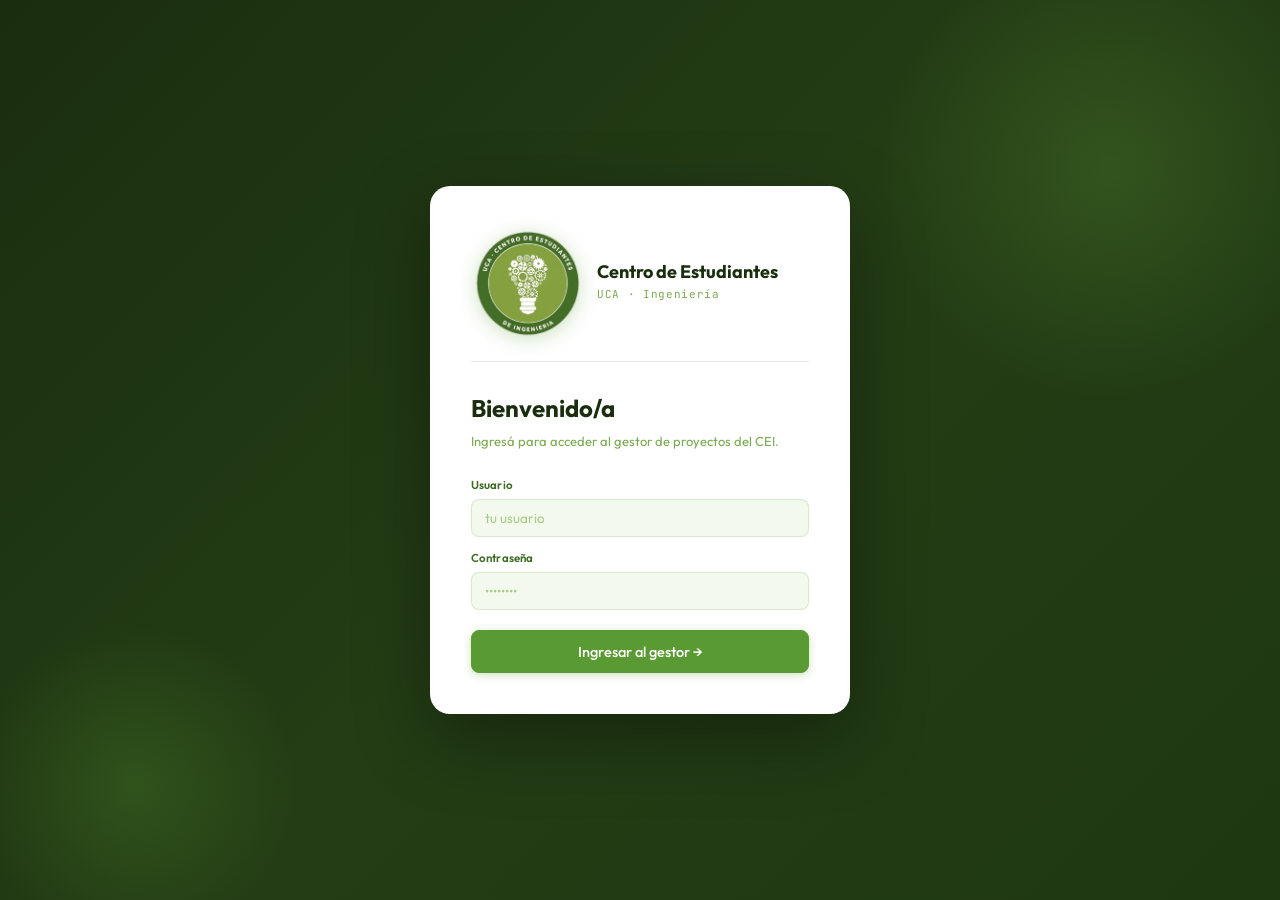
<file: index.html>
<!DOCTYPE html>
<html lang="es">
<head>
<meta charset="UTF-8">
<meta name="viewport" content="width=device-width, initial-scale=1.0">
<title>CE Ingeniería UCA — Gestión de Proyectos</title>
<link href="https://fonts.googleapis.com/css2?family=Outfit:wght@300;400;500;600;700&family=JetBrains+Mono:wght@400;500&display=swap" rel="stylesheet">
<link rel="stylesheet" href="styles.css">
</head>
<body>

<!-- LOADING -->
<div class="loading-screen hidden" id="loadingScreen">
  <div class="loading-spinner"></div>
  <div class="loading-text">Cargando datos...</div>
</div>

<!-- LOGIN -->
<div class="login-screen hidden" id="loginScreen">
  <div class="login-deco"></div>
  <div class="login-box">
    <div class="login-logo-row">
      <div class="login-emblem"><img src="logo1.png" style="width:100%;height:100%;object-fit:contain;"></div>
      <div class="login-logo-text">
        <h2>Centro de Estudiantes</h2>
        <p>UCA · Ingeniería</p>
      </div>
    </div>
    <div class="login-subtitle">Bienvenido/a</div>
    <div class="login-desc">Ingresá para acceder al gestor de proyectos del CEI.</div>
    <div id="loginError" class="login-error"></div>
    <div class="form-group" style="margin-bottom:12px;">
      <label class="form-label">Usuario</label>
      <input class="input" id="loginUsuario" placeholder="tu usuario" autocomplete="username">
    </div>
    <div class="form-group" style="margin-bottom:20px;">
      <label class="form-label">Contraseña</label>
      <input class="input" type="password" id="loginPassword" placeholder="••••••••" autocomplete="current-password" onkeydown="if(event.key==='Enter')doLogin()">
    </div>
    <button class="btn btn-primary" id="loginBtn" style="width:100%;justify-content:center;font-size:14.5px;padding:11px;" onclick="doLogin()">Ingresar al gestor →</button>
  </div>
</div>

<!-- Overlay para cerrar el sidebar en mobile -->
<div class="sidebar-overlay" id="sidebarOverlay" onclick="closeSidebar()"></div>

<!-- APP -->
<div class="app" id="appRoot">
  <aside class="sidebar">
    <div class="logo-area">
      <div class="logo-emblem"><img src="logo1.png" width="58" height="58" style="object-fit:contain;"></div>
      <div class="logo-text">
        <h1>Centro de Estudiantes</h1>
        <p>UCA · Ingeniería</p>
      </div>
    </div>
    <div class="nav-section">
      <div class="nav-label">Vistas</div>
      <div class="nav-item nav-item-view active" onclick="switchView('board',this)">
        <span class="nav-icon">
          <svg xmlns="http://www.w3.org/2000/svg" width="15" height="15" viewBox="0 0 24 24" fill="none" stroke="currentColor" stroke-width="2" stroke-linecap="round" stroke-linejoin="round">
            <rect x="3" y="3" width="7" height="18" rx="1"/><rect x="14" y="3" width="7" height="11" rx="1"/>
          </svg>
        </span> Tablero Kanban
        <span class="nav-count" id="cnt-board">0</span>
      </div>
      <div class="nav-item nav-item-view" onclick="switchView('list',this)">
        <span class="nav-icon">
          <svg xmlns="http://www.w3.org/2000/svg" width="15" height="15" viewBox="0 0 24 24" fill="none" stroke="currentColor" stroke-width="2" stroke-linecap="round" stroke-linejoin="round">
            <line x1="8" y1="6" x2="21" y2="6"/><line x1="8" y1="12" x2="21" y2="12"/><line x1="8" y1="18" x2="21" y2="18"/>
            <line x1="3" y1="6" x2="3.01" y2="6"/><line x1="3" y1="12" x2="3.01" y2="12"/><line x1="3" y1="18" x2="3.01" y2="18"/>
          </svg>
        </span> Lista de tareas
        <span class="nav-count" id="cnt-list">0</span>
      </div>
      <div class="nav-item nav-item-view" onclick="switchView('projects',this)">
        <span class="nav-icon">
          <svg xmlns="http://www.w3.org/2000/svg" width="15" height="15" viewBox="0 0 24 24" fill="none" stroke="currentColor" stroke-width="2" stroke-linecap="round" stroke-linejoin="round">
            <path d="M2 7a2 2 0 0 1 2-2h4l2 3h8a2 2 0 0 1 2 2v7a2 2 0 0 1-2 2H4a2 2 0 0 1-2-2Z"/>
          </svg>
        </span> Proyectos
        <span class="nav-count" id="cnt-projects">0</span>
      </div>
      <div class="nav-item nav-item-view" onclick="switchView('trabados',this)">
        <span class="nav-icon" style="color:#d94f4f">
          <svg xmlns="http://www.w3.org/2000/svg" width="15" height="15" viewBox="0 0 24 24" fill="none" stroke="currentColor" stroke-width="2" stroke-linecap="round" stroke-linejoin="round">
            <circle cx="12" cy="12" r="10"/><line x1="10" y1="15" x2="10" y2="9"/><line x1="14" y1="15" x2="14" y2="9"/>
          </svg>
        </span> Proyectos trabados
        <span class="nav-count" id="cnt-trabados" style="background:rgba(217,79,79,0.15);color:#d94f4f">0</span>
      </div>
    </div>
    <div class="nav-divider"></div>
    <div class="nav-section" id="navUsuarios" style="display:none">
      <div class="nav-label">Administración</div>
      <div class="nav-item nav-item-view" onclick="switchView('usuarios',this)">
        <span class="nav-icon">
          <svg xmlns="http://www.w3.org/2000/svg" width="15" height="15" viewBox="0 0 24 24" fill="none" stroke="currentColor" stroke-width="2" stroke-linecap="round" stroke-linejoin="round">
            <path d="M16 21v-2a4 4 0 0 0-4-4H6a4 4 0 0 0-4 4v2"/><circle cx="9" cy="7" r="4"/>
            <path d="M22 21v-2a4 4 0 0 0-3-3.87"/><path d="M16 3.13a4 4 0 0 1 0 7.75"/>
          </svg>
        </span> Usuarios
      </div>
    </div>
    <div class="nav-divider"></div>
    <div class="nav-section">
      <div class="nav-label">Filtrar estado</div>
      <div class="nav-item nav-item-filter" onclick="filterByStatus('todas',this)">
        <span class="nav-icon" style="font-size:9px;color:rgba(255,255,255,0.35)">●</span> Todas
      </div>
      <div class="nav-item nav-item-filter" onclick="filterByStatus('en-progreso',this)">
        <span class="nav-icon" style="font-size:9px;color:#d97c2a">●</span> En progreso
      </div>
      <div class="nav-item nav-item-filter" onclick="filterByStatus('pendiente',this)">
        <span class="nav-icon" style="font-size:9px;color:rgba(255,255,255,0.3)">●</span> Pendientes
      </div>
      <div class="nav-item nav-item-filter" onclick="filterByStatus('completado',this)">
        <span class="nav-icon" style="font-size:9px;color:#78c048">●</span> Completadas
      </div>
    </div>
    <div class="sidebar-footer">
      <div class="user-pill" onclick="logout()">
        <div class="user-avatar" id="sidebarAvatar">?</div>
        <div style="flex:1;min-width:0;">
          <div class="user-name" id="sidebarName">—</div>
          <div class="user-role" id="sidebarRole">—</div>
          <div class="user-role" id="sidebarCarrera" style="opacity:0.7;font-size:9px;"></div>
        </div>
        <span style="font-size:12px;color:var(--green-500)">↩</span>
      </div>
    </div>
  </aside>

  <main class="main">
    <div class="topbar">
      <div>
        <div class="page-title" id="pageTitle">Tablero</div>
        <div class="page-sub" id="pageSub">Vista kanban · todos los proyectos</div>
      </div>
      <div class="topbar-actions" id="topbarActions">
        <button class="hamburger-btn" id="hamburgerBtn" onclick="openSidebar()" aria-label="Abrir menú">
          <span></span>
        </button>
        <button class="btn" onclick="openProjectModal()">◈ Nuevo proyecto</button>
        <button class="btn btn-primary" id="btnNuevaTarea" onclick="openTaskModal()">+ Nueva tarea</button>
      </div>
    </div>
    <div class="filters-bar" id="filtersBar">
      <div class="search-wrap">
        <svg class="search-icon" xmlns="http://www.w3.org/2000/svg" width="14" height="14" viewBox="0 0 24 24" fill="none" stroke="currentColor" stroke-width="2.5" stroke-linecap="round" stroke-linejoin="round">
          <circle cx="11" cy="11" r="8"/><line x1="21" y1="21" x2="16.65" y2="16.65"/>
        </svg>
        <input class="filter-input" type="text" id="searchInput" placeholder="Buscar tareas..." oninput="renderAll()" style="min-width:200px;">
      </div>

      <!-- Select oculto — app.js lo lee igual que antes -->
      <select id="filterProject"  style="display:none" onchange="renderAll()"><option value="">Todos los proyectos</option></select>
      <select id="filterPriority" style="display:none" onchange="renderAll()"><option value="">Toda prioridad</option><option value="alta">Alta</option><option value="media">Media</option><option value="baja">Baja</option></select>
      <select id="filterAssignee" style="display:none" onchange="renderAll()"><option value="">Cualquier responsable</option></select>
      <select id="filterSort"     style="display:none" onchange="renderAll()"><option value="newest">Más reciente</option><option value="oldest">Más antigua</option></select>

      <!-- Custom dropdowns visibles -->
      <div class="flt-wrap" id="fltWrapProject">
        <div class="flt-trigger" id="fltTriggerProject">
          <span class="flt-trigger-text" id="fltLabelProject">Todos los proyectos</span>
          <span class="flt-chevron">▾</span>
        </div>
        <div class="flt-panel" id="fltPanelProject"></div>
      </div>

      <div class="flt-wrap" id="fltWrapPriority">
        <div class="flt-trigger" id="fltTriggerPriority">
          <span class="flt-trigger-text" id="fltLabelPriority">Toda prioridad</span>
          <span class="flt-chevron">▾</span>
        </div>
        <div class="flt-panel" id="fltPanelPriority"></div>
      </div>

      <div class="flt-wrap" id="fltWrapAssignee">
        <div class="flt-trigger" id="fltTriggerAssignee">
          <span class="flt-trigger-text" id="fltLabelAssignee">Cualquier responsable</span>
          <span class="flt-chevron">▾</span>
        </div>
        <div class="flt-panel" id="fltPanelAssignee"></div>
      </div>

      <div class="flt-wrap" id="fltWrapSort">
        <div class="flt-trigger" id="fltTriggerSort">
          <span class="flt-trigger-text" id="fltLabelSort">Más reciente</span>
          <span class="flt-chevron">▾</span>
        </div>
        <div class="flt-panel flt-panel-right" id="fltPanelSort"></div>
      </div>
    </div>
    <div class="stats-row" id="statsRow" style="grid-template-columns:repeat(3,1fr)">
      <div class="stat-card highlight">
        <div class="stat-icon"></div>
        <div class="stat-card-body">
          <div class="stat-label">Tareas activas</div>
          <div class="stat-value" id="statActivas">0</div>
        </div>
      </div>
      <div class="stat-card">
        <div class="stat-icon"></div>
        <div class="stat-card-body">
          <div class="stat-label">Completadas</div>
          <div class="stat-value" id="statCompletadas">0</div>
        </div>
      </div>
      <div class="stat-card">
        <div class="stat-icon"></div>
        <div class="stat-card-body">
          <div class="stat-label">Proyectos activos</div>
          <div class="stat-value" id="statProyectos">0</div>
        </div>
      </div>
    </div>
    <div class="content">
      <div id="viewBoard"><div class="board" id="kanbanBoard"></div></div>
      <div id="viewList" class="hidden"><div class="table-wrap"><table><thead><tr><th>Tarea</th><th>Proyecto</th><th>Estado</th><th>Prioridad</th><th>Responsable</th><th>Vencimiento</th><th>Creación</th></tr></thead><tbody id="listBody"></tbody></table></div></div>
      <div id="viewProjects" class="hidden"><div class="projects-grid" id="projectsGrid"></div></div>
      <div id="viewTrabados" class="hidden"><div id="trabadosContent"></div></div>
      <div id="viewUsuarios" class="hidden"><div id="usuariosContent"></div></div>
    </div>
  </main>
</div>

<!-- MODAL TAREA -->
<div class="modal-overlay hidden" id="taskModal">
  <div class="modal">
    <div class="modal-header"><span class="modal-title" id="taskModalTitle">Nueva tarea</span><button class="modal-close" onclick="closeModal('taskModal')">✕</button></div>
    <div class="modal-body">
      <div class="form-group"><label class="form-label">Título *</label><input class="input" id="tTitle" placeholder="¿Qué hay que hacer?"></div>
      <div class="form-group"><label class="form-label">Descripción</label><textarea class="textarea" id="tDesc" placeholder="Detalles, contexto, links relevantes..."></textarea></div>
      <div class="form-row">
        <div class="form-group"><label class="form-label">Proyecto</label><select class="select" id="tProject"></select></div>
        <div class="form-group"><label class="form-label">Estado</label><select class="select" id="tStatus"><option value="pendiente">Pendiente</option><option value="en-progreso">En progreso</option><option value="revision">En revisión</option><option value="completado">Completado</option></select></div>
      </div>
      <div class="form-row">
        <div class="form-group"><label class="form-label">Prioridad</label><select class="select" id="tPriority"><option value="media">Media</option><option value="alta">Alta</option><option value="baja">Baja</option></select></div>
        <div class="form-group"><label class="form-label">Responsable *</label><select class="select" id="tAssignee"><option value="">— Seleccionar —</option></select></div>
      </div>
      <div class="form-row">
        <div class="form-group"><label class="form-label">Fecha límite</label><input class="input" type="date" id="tDue"></div>
        <div class="form-group"><label class="form-label">Etiquetas</label><input class="input" id="tTags" placeholder="ej. reunión, diseño, urgente"></div>
      </div>
      <div class="form-group"><label class="form-label">Notas internas</label><textarea class="textarea" id="tNotes" placeholder="Observaciones, links, seguimiento..." style="min-height:60px;"></textarea></div>
    </div>
    <div class="modal-footer"><button class="btn btn-ghost" onclick="closeModal('taskModal')">Cancelar</button><button class="btn btn-primary" onclick="saveTask()">Guardar tarea</button></div>
  </div>
</div>

<!-- MODAL PROYECTO -->
<div class="modal-overlay hidden" id="projectModal">
  <div class="modal">
    <div class="modal-header"><span class="modal-title" id="projModalTitle">Nuevo proyecto</span><button class="modal-close" onclick="closeModal('projectModal')">✕</button></div>
    <div class="modal-body">
      <div class="form-group"><label class="form-label">Nombre del proyecto *</label><input class="input" id="pName" placeholder="ej. Jornadas de Ingeniería 2025"></div>
      <div class="form-group"><label class="form-label">Descripción</label><textarea class="textarea" id="pDesc" placeholder="Objetivo, alcance, contexto..."></textarea></div>
      <div class="form-row">
        <div class="form-group"><label class="form-label">Tipo</label><select class="select" id="pType"><option value="evento">Evento</option><option value="semanal">Proyecto semanal</option><option value="mensual">Proyecto mensual</option><option value="directivos">Comunicación con directivos</option><option value="institucional">Institucional</option><option value="interno">Interno</option><option value="otro">Otro</option></select></div>
        <div class="form-group"><label class="form-label">Responsable principal *</label><select class="select" id="pOwner"><option value="">— Seleccionar —</option></select></div>
      </div>
      <div class="form-row">
        <div class="form-group"><label class="form-label">Fecha inicio</label><input class="input" type="date" id="pStart"></div>
        <div class="form-group"><label class="form-label">Fecha fin</label><input class="input" type="date" id="pEnd"></div>
      </div>
      <div class="form-group">
        <label class="form-label">Miembros del equipo</label>
        <div class="multiselect-wrap" id="pMembersWrap">
          <div class="multiselect-trigger" id="pMembersTrigger" onclick="toggleMembersDropdown()">
            <span class="multiselect-placeholder" id="pMembersPlaceholder">— Seleccionar miembros —</span>
            <span class="multiselect-arrow">▾</span>
          </div>
          <div class="multiselect-dropdown hidden" id="pMembersDropdown"></div>
        </div>
        <input type="hidden" id="pMembers">
      </div>
      <div id="trabadoSection" class="hidden"><div style="height:1px;background:var(--border);margin:4px 0 8px"></div><div class="form-group"><label class="form-label" style="display:flex;align-items:center;gap:10px;cursor:pointer"><input type="checkbox" id="pTrabado" style="width:16px;height:16px;accent-color:var(--red);cursor:pointer" onchange="toggleMotivo()"> Marcar proyecto como trabado</label></div><div class="form-group" id="motivoGroup" style="display:none"><label class="form-label">Motivo del trabe</label><textarea class="textarea" id="pMotivo" placeholder="¿Qué está frenando este proyecto? ¿Qué se necesita para desbloquearlo?" style="min-height:60px;border-color:rgba(217,79,79,0.4);"></textarea></div></div>
    </div>
    <div class="modal-footer"><button class="btn btn-danger hidden" id="btnDeleteProject" onclick="deleteProject()">Eliminar</button><button class="btn btn-ghost" onclick="closeModal('projectModal')">Cancelar</button><button class="btn btn-primary" onclick="saveProject()">Guardar proyecto</button></div>
  </div>
</div>

<!-- MODAL DETALLE -->
<div class="modal-overlay hidden" id="detailModal">
  <div class="modal" style="max-width:600px;">
    <div class="modal-header"><span class="modal-title">Detalle de tarea</span><button class="modal-close" onclick="closeModal('detailModal')">✕</button></div>
    <div id="detailContent"></div>
    <div class="modal-footer" id="detailFooter"></div>
  </div>
</div>

<!-- MODAL USUARIO -->
<div class="modal-overlay hidden" id="usuarioModal">
  <div class="modal" style="max-width:480px;">
    <div class="modal-header">
      <span class="modal-title" id="usuarioModalTitle">Nuevo usuario</span>
      <button class="modal-close" onclick="closeModal('usuarioModal')">✕</button>
    </div>
    <div class="modal-body">
      <div class="form-group">
        <label class="form-label">Nombre y apellido <span style="color:var(--red)">*</span></label>
        <input class="input" id="uNombreApellido" placeholder="Ej: María González" autocomplete="off">
        <div style="font-size:11px;color:var(--text4);margin-top:2px">Al escribirlo, usuario y contraseña se completan automáticamente.</div>
      </div>
      <div class="form-row">
        <div class="form-group">
          <label class="form-label">Usuario <span style="color:var(--red)">*</span></label>
          <input class="input" id="uUsuario" placeholder="mari_gon" autocomplete="off" style="font-family:var(--mono)">
        </div>
        <div class="form-group">
          <label class="form-label">Contraseña <span style="color:var(--red)" id="uContrasenaReq">*</span></label>
          <input class="input" id="uContrasena" type="text" placeholder="Se genera automáticamente" autocomplete="new-password" style="font-family:var(--mono)">
        </div>
      </div>
      <div class="form-row">
        <div class="form-group">
          <label class="form-label">Rol <span style="color:var(--red)">*</span></label>
          <select id="uRol" style="display:none"></select>
          <div class="flt-wrap flt-wrap--form" id="uRolWrap" style="width:100%">
            <div class="flt-trigger flt-trigger--form" id="uRolTrigger" onclick="toggleModalDropdown('uRol')">
              <span class="flt-trigger-text" id="uRolLabel">— Seleccionar —</span>
              <span class="flt-chevron">▾</span>
            </div>
            <div class="flt-panel flt-panel--form" id="uRolPanel"></div>
          </div>
          <div id="uRolSelfWarning" style="display:none;font-size:11px;color:var(--orange);margin-top:4px">⚠ No podés cambiar tu propio rol.</div>
        </div>
        <div class="form-group">
          <label class="form-label">Carrera <span style="color:var(--red)">*</span></label>
          <select id="uCarrera" style="display:none"></select>
          <div class="flt-wrap flt-wrap--form" id="uCarreraWrap" style="width:100%">
            <div class="flt-trigger flt-trigger--form" id="uCarreraTrigger" onclick="toggleModalDropdown('uCarrera')">
              <span class="flt-trigger-text" id="uCarreraLabel">— Seleccionar —</span>
              <span class="flt-chevron">▾</span>
            </div>
            <div class="flt-panel flt-panel--form" id="uCarreraPanel"></div>
          </div>
        </div>
      </div>
    </div>
    <div class="modal-footer">
      <button class="btn btn-ghost" onclick="closeModal('usuarioModal')">Cancelar</button>
      <button class="btn btn-primary" onclick="saveUsuario()">Guardar usuario</button>
    </div>
  </div>
</div>

<script src="app.js"></script>
<script>
  // Mobile sidebar drawer
  function openSidebar() {
    document.querySelector('.sidebar').classList.add('open');
    document.getElementById('sidebarOverlay').classList.add('visible');
    document.body.style.overflow = 'hidden';
  }
  function closeSidebar() {
    document.querySelector('.sidebar').classList.remove('open');
    document.getElementById('sidebarOverlay').classList.remove('visible');
    document.body.style.overflow = '';
  }
  document.querySelectorAll('.nav-item-view, .nav-item-filter').forEach(function(el) {
    el.addEventListener('click', function() {
      if (window.innerWidth <= 960) closeSidebar();
    });
  });
</script>

<script>
// =============================================================
//  CUSTOM FILTER DROPDOWNS
//  Wrapper sobre los <select> ocultos — app.js no necesita cambios.
//  Este script va DESPUÉS de app.js para poder parchear renderAll.
// =============================================================

const FLT_CONFIGS = [
  {
    id:           'Project',
    selectId:     'filterProject',
    defaultLabel: 'Todos los proyectos',
  },
  {
    id:           'Priority',
    selectId:     'filterPriority',
    defaultLabel: 'Toda prioridad',
    staticOptions: [
      { value: '',      label: 'Toda prioridad' },
      { value: 'alta',  label: 'Alta' },
      { value: 'media', label: 'Media' },
      { value: 'baja',  label: 'Baja' },
    ],
  },
  {
    id:           'Assignee',
    selectId:     'filterAssignee',
    defaultLabel: 'Cualquier responsable',
  },
  {
    id:           'Sort',
    selectId:     'filterSort',
    defaultLabel: 'Más reciente',
    staticOptions: [
      { value: 'newest', label: 'Más reciente' },
      { value: 'oldest', label: 'Más antigua' },
    ],
  },
];

let _openFlt = null;

function buildFltPanel(config) {
  const select  = document.getElementById(config.selectId);
  const panel   = document.getElementById('fltPanel' + config.id);
  const current = select.value;

  const options = config.staticOptions
    ? config.staticOptions
    : Array.from(select.options).map(o => ({ value: o.value, label: o.textContent }));

  panel.innerHTML = options.map(o => `
    <div class="flt-option ${o.value === current ? 'selected' : ''}"
         data-value="${o.value}"
         data-flt="${config.id}">
      <span class="flt-option-check">✓</span>
      ${o.label}
    </div>
  `).join('');
}

function syncFltLabel(config) {
  const select  = document.getElementById(config.selectId);
  const label   = document.getElementById('fltLabel' + config.id);
  if (!select || !label) return;
  const options = config.staticOptions
    ? config.staticOptions
    : Array.from(select.options).map(o => ({ value: o.value, label: o.textContent }));
  const sel = options.find(o => o.value === select.value);
  label.textContent = (sel && sel.label) ? sel.label : config.defaultLabel;
}

function openFlt(id) {
  if (_openFlt && _openFlt !== id) closeFlt(_openFlt);
  const trigger = document.getElementById('fltTrigger' + id);
  const panel   = document.getElementById('fltPanel'   + id);
  const config  = FLT_CONFIGS.find(c => c.id === id);
  buildFltPanel(config);
  trigger.classList.add('open');
  panel.classList.add('open');
  _openFlt = id;
}

function closeFlt(id) {
  document.getElementById('fltTrigger' + id)?.classList.remove('open');
  document.getElementById('fltPanel'   + id)?.classList.remove('open');
  if (_openFlt === id) _openFlt = null;
}

function closeAllFlt() {
  FLT_CONFIGS.forEach(c => closeFlt(c.id));
}

function toggleFlt(id) {
  _openFlt === id ? closeFlt(id) : openFlt(id);
}

// Click en opción del panel
document.addEventListener('click', e => {
  const opt = e.target.closest('.flt-option');
  if (opt) {
    const id     = opt.dataset.flt;
    const value  = opt.dataset.value;
    const config = FLT_CONFIGS.find(c => c.id === id);
    const select = document.getElementById(config.selectId);
    select.value = value;
    select.dispatchEvent(new Event('change')); // dispara renderAll() en app.js
    closeFlt(id);
    syncFltLabel(config);
    return;
  }
  // Click fuera → cierra todo
  if (!e.target.closest('.flt-wrap')) closeAllFlt();
});

// Triggers de apertura
FLT_CONFIGS.forEach(c => {
  const trigger = document.getElementById('fltTrigger' + c.id);
  if (trigger) trigger.addEventListener('click', () => toggleFlt(c.id));
});

// Patch renderAll: re-sincroniza labels cuando app.js actualiza los <select> ocultos
// (p.ej. cuando se agregan proyectos o responsables nuevos)
;(function patchRenderAll() {
  const orig = window.renderAll;
  if (!orig) return;
  window.renderAll = function() {
    orig.apply(this, arguments);
    FLT_CONFIGS.forEach(syncFltLabel);
  };
})();

// Escape cierra paneles abiertos
document.addEventListener('keydown', e => {
  if (e.key === 'Escape') closeAllFlt();
});
</script>

</body>
</html>
</file>
<file: styles.css>
/* =============================================================
   CEI UCA — Gestor de Proyectos · styles.css
   ============================================================= */

:root {
  --green-900: #1a2e0f;
  --green-800: #243d15;
  --green-700: #2f521b;
  --green-600: #3d6b23;
  --green-500: #5a9a32;
  --green-400: #78c048;
  --green-300: #96d666;
  --green-200: #b8e892;
  --green-100: #d6f2b8;
  --green-50:  #edfad6;

  --bg:        #f4f9ee;
  --surface:   #ffffff;
  --surface2:  #f0f7e8;
  --surface3:  #e5f2d6;

  --border:    rgba(90,154,50,0.18);
  --border2:   rgba(90,154,50,0.32);
  --border3:   rgba(90,154,50,0.5);

  --text:      #1a2e0f;
  --text2:     #3d6b23;
  --text3:     #7aaa52;
  --text4:     #a8cc88;

  --accent:      #5a9a32;
  --accent-dark: #3d6b23;
  --accent-lite: #78c048;
  --accent-bg:   rgba(90,154,50,0.08);
  --accent-bg2:  rgba(90,154,50,0.15);

  --red:     #d94f4f;
  --red-bg:  rgba(217,79,79,0.08);
  --orange:  #d97c2a;
  --org-bg:  rgba(217,124,42,0.08);
  --blue:    #2a7dd9;
  --blue-bg: rgba(42,125,217,0.08);
  --purple:  #8b4ed9;
  --pur-bg:  rgba(139,78,217,0.08);
  --teal:    #2ab8a0;
  --teal-bg: rgba(42,184,160,0.08);

  --radius:    8px;
  --radius-lg: 14px;
  --radius-xl: 20px;

  --shadow:    0 2px 12px rgba(90,154,50,0.10);
  --shadow-md: 0 4px 20px rgba(90,154,50,0.14);
  --shadow-lg: 0 8px 32px rgba(90,154,50,0.18);

  --mono: 'JetBrains Mono', monospace;
  --sans: 'Outfit', sans-serif;
  --sidebar-width: 256px;

  /* Transiciones globales */
  --ease-out:  cubic-bezier(0.22, 1, 0.36, 1);
  --ease-in:   cubic-bezier(0.64, 0, 0.78, 0);
  --ease-back: cubic-bezier(0.34, 1.56, 0.64, 1);
  --t-fast:    120ms;
  --t-base:    200ms;
  --t-slow:    300ms;
}

/* ============================================================
   RESET & BASE
   ============================================================ */

* { box-sizing: border-box; margin: 0; padding: 0; }

body {
  background: var(--bg);
  color: var(--text);
  font-family: var(--sans);
  font-size: 14px;
  line-height: 1.5;
  min-height: 100vh;
}

/* ============================================================
   LAYOUT
   ============================================================ */

.app { display: flex; height: 100vh; overflow: hidden; }

.main {
  flex: 1;
  overflow-y: auto;
  display: flex;
  flex-direction: column;
  background: var(--bg);
}

/* ============================================================
   SIDEBAR
   ============================================================ */

.sidebar {
  width: var(--sidebar-width);
  min-width: var(--sidebar-width);
  background: linear-gradient(180deg, #1e3812 0%, var(--green-800) 100%);
  display: flex;
  flex-direction: column;
  overflow-y: auto;
  overflow-x: hidden;
  position: relative;
  transition: transform 0.28s cubic-bezier(0.4, 0, 0.2, 1);
}

/* Decorative gradient orb */
.sidebar::before {
  content: '';
  position: absolute;
  top: -60px;
  right: -60px;
  width: 220px;
  height: 220px;
  background: radial-gradient(circle, rgba(120,192,72,0.12) 0%, transparent 70%);
  pointer-events: none;
  border-radius: 50%;
  flex-shrink: 0;
}

/* ---- Logo area ---- */

.logo-area {
  padding: 24px 20px 20px;
  border-bottom: 1px solid rgba(255,255,255,0.08);
  display: flex;
  align-items: center;
  gap: 14px;
  position: relative;
}

.logo-emblem {
  width: 58px;
  height: 58px;
  display: flex;
  align-items: center;
  justify-content: center;
  flex-shrink: 0;
  filter: drop-shadow(0 2px 6px rgba(0,0,0,0.2));
}

.logo-text h1 {
  font-size: 14px;
  font-weight: 700;
  color: #fff;
  letter-spacing: 0.01em;
  line-height: 1.2;
}

.logo-text p {
  font-size: 11px;
  color: var(--green-300);
  margin-top: 2px;
  letter-spacing: 0.04em;
  font-family: var(--mono);
}

/* ---- Nav sections ---- */

.nav-section { padding: 18px 12px 8px; }

.nav-label {
  font-family: var(--mono);
  font-size: 9px;
  color: var(--green-500);
  letter-spacing: 0.14em;
  text-transform: uppercase;
  padding: 0 8px;
  margin-bottom: 6px;
}

.nav-item {
  display: flex;
  align-items: center;
  gap: 10px;
  padding: 9px 10px;
  border-radius: 10px;
  cursor: pointer;
  color: var(--green-300);
  font-size: 13.5px;
  transition: background var(--t-fast) var(--ease-out),
              color var(--t-fast) var(--ease-out),
              border-left-color var(--t-fast) var(--ease-out),
              transform var(--t-fast) var(--ease-out);
  position: relative;
  margin-bottom: 2px;
  border-left: 3px solid transparent;
}

.nav-item:hover {
  background: rgba(255,255,255,0.08);
  color: #fff;
  border-left-color: rgba(120,192,72,0.35);
  transform: translateX(2px);
}

/* Punto 2: left accent bar en activo, fondo sutil en lugar de pastilla sólida */
.nav-item.active {
  background: rgba(120,192,72,0.18);
  color: #fff;
  font-weight: 600;
  border-left-color: var(--green-400);
}

.nav-icon {
  width: 20px;
  display: flex;
  align-items: center;
  justify-content: center;
  flex-shrink: 0;
  opacity: 0.85;
}

.nav-count {
  margin-left: auto;
  background: rgba(0,0,0,0.2);
  color: var(--green-300);
  font-family: var(--mono);
  font-size: 10px;
  padding: 1px 7px;
  border-radius: 10px;
}

.nav-item.active .nav-count {
  background: rgba(120,192,72,0.25);
  color: var(--green-200);
}

.nav-divider { height: 1px; background: rgba(255,255,255,0.07); margin: 10px 12px; }

/* ---- Sidebar footer ---- */

.sidebar-footer {
  margin-top: auto;
  padding: 16px;
  border-top: 1px solid rgba(255,255,255,0.08);
}

.user-pill {
  display: flex;
  align-items: center;
  gap: 10px;
  padding: 9px 12px;
  background: rgba(255,255,255,0.07);
  border-radius: 10px;
  cursor: pointer;
  transition: background var(--t-fast) var(--ease-out),
              transform var(--t-fast) var(--ease-out);
}

.user-pill:hover { background: rgba(255,255,255,0.13); transform: translateY(-1px); }

.user-avatar {
  width: 32px;
  height: 32px;
  border-radius: 50%;
  background: var(--green-400);
  color: var(--green-900);
  display: flex;
  align-items: center;
  justify-content: center;
  font-family: var(--mono);
  font-size: 11px;
  font-weight: 600;
  flex-shrink: 0;
}

.user-name { font-size: 13px; font-weight: 500; color: #fff; white-space: nowrap; overflow: hidden; text-overflow: ellipsis; }
.user-role { font-size: 10.5px; color: var(--green-400); font-family: var(--sans); }

/* ============================================================
   HAMBURGER + SIDEBAR OVERLAY (mobile)
   ============================================================ */

.hamburger-btn {
  display: none;
  align-items: center;
  justify-content: center;
  width: 36px;
  height: 36px;
  background: var(--surface);
  border: 1.5px solid var(--border2);
  border-radius: var(--radius);
  cursor: pointer;
  flex-shrink: 0;
  transition: background 0.15s;
}

.hamburger-btn:hover { background: var(--surface2); }

.hamburger-btn span {
  display: block;
  width: 16px;
  height: 1.5px;
  background: var(--text2);
  border-radius: 2px;
  position: relative;
}

.hamburger-btn span::before,
.hamburger-btn span::after {
  content: '';
  position: absolute;
  left: 0;
  width: 100%;
  height: 1.5px;
  background: var(--text2);
  border-radius: 2px;
  transition: transform 0.2s;
}

.hamburger-btn span::before { top: -5px; }
.hamburger-btn span::after  { top: 5px; }

.sidebar-overlay {
  display: none;
  position: fixed;
  inset: 0;
  background: rgba(26,46,15,0.5);
  z-index: 49;
  backdrop-filter: blur(2px);
  opacity: 0;
  transition: opacity var(--t-base) var(--ease-out);
}

.sidebar-overlay.visible {
  display: block;
  opacity: 1;
}

/* ============================================================
   TOPBAR
   ============================================================ */

.topbar {
  padding: 24px 32px 0;
  display: flex;
  align-items: flex-start;
  justify-content: space-between;
  gap: 16px;
  flex-shrink: 0;
}

.page-title { font-size: 23px; font-weight: 700; color: var(--text); letter-spacing: -0.02em; }
.page-sub { font-size: 12.5px; color: var(--text3); margin-top: 3px; font-family: var(--sans); font-weight: 400; }
.topbar-actions { display: flex; gap: 8px; align-items: center; flex-shrink: 0; }

/* ============================================================
   BUTTONS
   ============================================================ */

.btn {
  display: inline-flex;
  align-items: center;
  gap: 7px;
  padding: 8px 16px;
  border-radius: var(--radius);
  border: 1.5px solid var(--border2);
  background: var(--surface);
  color: var(--text2);
  font-family: var(--sans);
  font-size: 13.5px;
  font-weight: 500;
  cursor: pointer;
  transition: background var(--t-fast) var(--ease-out),
              border-color var(--t-fast) var(--ease-out),
              color var(--t-fast) var(--ease-out),
              box-shadow var(--t-base) var(--ease-out),
              transform var(--t-fast) var(--ease-out);
  white-space: nowrap;
}

.btn:active { transform: scale(0.97); }

.btn:hover { background: var(--surface2); border-color: var(--border3); color: var(--text); }

.btn-primary {
  background: var(--accent);
  color: #fff;
  border-color: var(--accent);
  box-shadow: 0 2px 8px rgba(90,154,50,0.3);
}

.btn-primary:hover {
  background: var(--accent-dark);
  border-color: var(--accent-dark);
  box-shadow: 0 4px 14px rgba(90,154,50,0.35);
}

.btn-ghost { background: transparent; border-color: transparent; color: var(--text2); }
.btn-ghost:hover { background: var(--surface2); color: var(--text); }
.btn-danger { color: var(--red); border-color: transparent; background: transparent; }
.btn-danger:hover { background: var(--red-bg); border-color: var(--red); }

/* ============================================================
   FILTERS BAR
   ============================================================ */

.filters-bar {
  padding: 16px 32px;
  display: flex;
  gap: 8px;
  align-items: center;
  flex-wrap: wrap;
  flex-shrink: 0;
}

.filter-input {
  background: var(--surface);
  border: 1.5px solid var(--border);
  border-radius: var(--radius);
  color: var(--text);
  font-family: var(--sans);
  font-size: 13px;
  padding: 7px 12px 7px 34px;
  outline: none;
  transition: border-color var(--t-fast) var(--ease-out),
              box-shadow var(--t-fast) var(--ease-out);
  min-width: 170px;
  box-shadow: var(--shadow);
  width: 100%;
}

.filter-input:focus { border-color: var(--accent); box-shadow: 0 0 0 3px rgba(90,154,50,0.12); }
.filter-input::placeholder { color: var(--text4); }

.search-wrap {
  position: relative;
  display: inline-flex;
  align-items: center;
  min-width: 200px;
  flex-shrink: 0;
}

.search-icon {
  position: absolute;
  left: 11px;
  color: var(--text4);
  pointer-events: none;
  flex-shrink: 0;
  transition: color var(--t-fast) var(--ease-out);
}

.search-wrap:focus-within .search-icon {
  color: var(--accent);
}

/* ============================================================
   STATS ROW — Punto 3
   ============================================================ */

.stats-row {
  display: grid;
  grid-template-columns: repeat(4, 1fr);
  gap: 14px;
  padding: 0 32px 22px;
  flex-shrink: 0;
}

.stat-card {
  background: var(--surface);
  border: 1.5px solid var(--border);
  border-radius: var(--radius-lg);
  padding: 18px 20px;
  box-shadow: var(--shadow);
  position: relative;
  overflow: hidden;
  display: flex;
  align-items: center;
  gap: 16px;
  transition: box-shadow var(--t-base) var(--ease-out),
              transform var(--t-base) var(--ease-out),
              border-color var(--t-base) var(--ease-out);
}

.stat-card:hover { box-shadow: var(--shadow-md); transform: translateY(-1px); }

/* Old top-border removed */
.stat-card::before { display: none; }

/* Tinted icon block */
.stat-icon {
  width: 44px;
  height: 44px;
  border-radius: 12px;
  background: var(--accent-bg2);
  display: flex;
  align-items: center;
  justify-content: center;
  flex-shrink: 0;
  position: static;
  transform: none;
  opacity: 1;
  color: var(--accent-dark);
}

.stat-card.highlight .stat-icon {
  background: rgba(90,154,50,0.25);
  color: var(--accent);
}

.stat-card-body { display: flex; flex-direction: column; gap: 2px; }

.stat-label {
  font-family: var(--sans);
  font-size: 10.5px;
  font-weight: 600;
  color: var(--text3);
  letter-spacing: 0.05em;
  text-transform: uppercase;
  margin-bottom: 4px;
}

.stat-value {
  font-size: 30px;
  font-weight: 700;
  color: var(--stat-alert, var(--text));
  font-family: var(--sans);
  line-height: 1;
  transition: color 0.2s;
  letter-spacing: -0.02em;
}

.stat-card.highlight .stat-value { color: var(--stat-alert, var(--accent)); }

/* ============================================================
   CONTENT AREA
   ============================================================ */

.content { padding: 0 32px 32px; flex: 1; }

/* ============================================================
   KANBAN BOARD
   ============================================================ */

.board { display: grid; grid-template-columns: repeat(4, 1fr); gap: 16px; align-items: start; }

.column {
  background: var(--surface);
  border: 1.5px solid var(--border);
  border-radius: var(--radius-lg);
  overflow: hidden;
  box-shadow: var(--shadow);
}

.column-header {
  padding: 13px 15px;
  display: flex;
  align-items: center;
  gap: 8px;
  border-bottom: 1.5px solid var(--border);
}

.column-dot { width: 9px; height: 9px; border-radius: 50%; flex-shrink: 0; }
.column-name { font-size: 12.5px; font-weight: 600; color: var(--text); flex: 1; font-family: var(--sans); letter-spacing: 0.01em; }
.column-count {
  background: var(--surface2);
  color: var(--text3);
  font-family: var(--mono);
  font-size: 11px;
  padding: 2px 7px;
  border-radius: 8px;
  font-weight: 500;
}

/* Punto 6: min-height aumentado, espacio para empty state */
.column-body {
  padding: 10px;
  display: flex;
  flex-direction: column;
  gap: 9px;
  min-height: 120px;
}

/* Punto 6: empty state por columna */
.column-empty {
  display: flex;
  flex-direction: column;
  align-items: center;
  justify-content: center;
  padding: 28px 16px;
  color: var(--text4);
  font-size: 11.5px;
  font-family: var(--sans);
  text-align: center;
  gap: 8px;
  opacity: 0.75;
}

.column-empty-icon { font-size: 22px; opacity: 0.4; }

/* ============================================================
   TASK CARDS — Puntos 1, 5, 8
   ============================================================ */

.task-card {
  background: var(--surface);
  border: 1.5px solid var(--border);
  border-radius: var(--radius);
  padding: 13px 13px 11px;
  cursor: pointer;
  transition: border-color var(--t-base) var(--ease-out),
              box-shadow var(--t-base) var(--ease-out),
              transform var(--t-base) var(--ease-out);
  position: relative;
  border-left-width: 4px;
}

/* Punto 5: shadow real en hover */
.task-card:hover {
  border-color: var(--border3);
  box-shadow: var(--shadow-md);
  transform: translateY(-2px);
}

/* Punto 8: barra lateral de prioridad */
.task-card.priority-alta  { border-left-color: var(--red);    }
.task-card.priority-media { border-left-color: var(--orange);  }
.task-card.priority-baja  { border-left-color: var(--blue);   }
.task-card:not(.priority-alta):not(.priority-media):not(.priority-baja) { border-left-color: var(--border2); }

/* Punto 1: título dominante */
.task-title {
  font-size: 13.5px;
  font-weight: 700;
  color: var(--text);
  margin-bottom: 4px;
  line-height: 1.4;
}

/* Punto 1: proyecto como metadata secundaria */
.task-project {
  font-size: 10.5px;
  color: var(--text4);
  font-family: var(--mono);
  margin-bottom: 10px;
  text-transform: uppercase;
  letter-spacing: 0.05em;
}

/* Punto 1: meta en el fondo con separador */
.task-meta {
  display: flex;
  align-items: center;
  justify-content: space-between;
  gap: 6px;
  flex-wrap: wrap;
  margin-top: 8px;
  padding-top: 8px;
  border-top: 1px solid var(--border);
}

.task-tags { display: flex; gap: 4px; flex-wrap: wrap; }

.task-date { font-size: 10.5px; color: var(--text3); font-family: var(--sans); margin-top: 7px; }
.task-date.overdue { color: var(--red); font-weight: 500; }

/* ============================================================
   TAGS
   ============================================================ */

.tag { font-size: 10px; padding: 2px 8px; border-radius: 5px; font-family: var(--mono); font-weight: 500; }
.tag-red    { background: var(--red-bg);     color: var(--red);         }
.tag-orange { background: var(--org-bg);     color: var(--orange);      }
.tag-blue   { background: var(--blue-bg);    color: var(--blue);        }
.tag-green  { background: var(--accent-bg2); color: var(--accent-dark); }
.tag-purple { background: var(--pur-bg);     color: var(--purple);      }
.tag-teal   { background: var(--teal-bg);    color: var(--teal);        }
.tag-gray   { background: var(--surface2);   color: var(--text3);       }

/* ============================================================
   ASSIGNEE / MEMBER DOTS
   ============================================================ */

.assignee-dot {
  width: 20px;
  height: 20px;
  border-radius: 50%;
  background: var(--green-100);
  border: 1.5px solid var(--green-300);
  display: flex;
  align-items: center;
  justify-content: center;
  font-size: 9px;
  font-family: var(--mono);
  font-weight: 600;
  color: var(--green-700);
}

/* ============================================================
   ADD TASK BUTTON
   ============================================================ */

.add-task-btn {
  width: 100%;
  padding: 9px;
  background: transparent;
  border: 1.5px dashed var(--border);
  border-radius: var(--radius);
  color: var(--text4);
  font-size: 12px;
  cursor: pointer;
  transition: border-color var(--t-fast) var(--ease-out),
              color var(--t-fast) var(--ease-out),
              background var(--t-fast) var(--ease-out),
              transform var(--t-fast) var(--ease-out);
  font-family: var(--sans);
  display: flex;
  align-items: center;
  justify-content: center;
  gap: 6px;
}

.add-task-btn:hover {
  border-color: var(--accent-lite);
  color: var(--accent);
  background: var(--accent-bg);
  transform: translateY(-1px);
}

/* ============================================================
   LIST VIEW
   ============================================================ */

.table-wrap {
  overflow-x: auto;
  background: var(--surface);
  border-radius: var(--radius-lg);
  border: 1.5px solid var(--border);
  box-shadow: var(--shadow);
}

table { width: 100%; border-collapse: collapse; }

th {
  text-align: left;
  padding: 11px 16px;
  font-family: var(--mono);
  font-size: 10px;
  color: var(--text3);
  text-transform: uppercase;
  letter-spacing: 0.1em;
  border-bottom: 1.5px solid var(--border);
  background: var(--surface2);
  white-space: nowrap;
}

td {
  padding: 11px 16px;
  border-bottom: 1px solid var(--border);
  font-size: 13px;
  color: var(--text2);
  vertical-align: middle;
  transition: background var(--t-fast) var(--ease-out);
}

tr:last-child td { border-bottom: none; }
tr:hover td { background: var(--surface2); }
td.task-name-cell { color: var(--text); font-weight: 600; cursor: pointer; }
td.task-name-cell:hover { color: var(--accent); }

/* ============================================================
   STATUS & PRIORITY BADGES
   ============================================================ */

.status-badge {
  display: inline-block;
  font-size: 10.5px;
  padding: 3px 9px;
  border-radius: 6px;
  font-family: var(--mono);
  font-weight: 500;
  white-space: nowrap;
}

.s-pendiente   { background: var(--surface2);   color: var(--text3);       border: 1px solid var(--border); }
.s-en-progreso { background: var(--org-bg);      color: var(--orange);      border: 1px solid rgba(217,124,42,0.2); }
.s-revision    { background: var(--pur-bg);      color: var(--purple);      border: 1px solid rgba(139,78,217,0.2); }
.s-completado  { background: var(--accent-bg2);  color: var(--accent-dark); border: 1px solid var(--border2); }
.s-trabada     { background: var(--red-bg);      color: var(--red);         border: 1px solid rgba(217,79,79,0.2); }

.p-alta  { background: var(--red-bg);  color: var(--red);    border: 1px solid rgba(217,79,79,0.2); }
.p-media { background: var(--org-bg);  color: var(--orange); border: 1px solid rgba(217,124,42,0.2); }
.p-baja  { background: var(--blue-bg); color: var(--blue);   border: 1px solid rgba(42,125,217,0.2); }

/* ============================================================
   PROJECTS GRID
   ============================================================ */

.projects-grid { display: grid; grid-template-columns: repeat(auto-fill, minmax(290px,1fr)); gap: 16px; }

.project-card {
  background: var(--surface);
  border: 1.5px solid var(--border);
  border-radius: var(--radius-lg);
  padding: 20px;
  cursor: pointer;
  transition: border-color var(--t-base) var(--ease-out),
              transform var(--t-base) var(--ease-out),
              box-shadow var(--t-base) var(--ease-out);
  box-shadow: var(--shadow);
  position: relative;
  overflow: hidden;
}

.project-card::after {
  content: '';
  position: absolute;
  top: 0;
  left: 0;
  right: 0;
  height: 4px;
  background: linear-gradient(90deg, var(--accent-dark), var(--green-400));
  opacity: 0;
  transition: opacity 0.2s;
}

.project-card:hover { border-color: var(--border3); transform: translateY(-2px); box-shadow: var(--shadow-lg); }
.project-card:hover::after { opacity: 1; }

.project-card-header { display: flex; align-items: flex-start; justify-content: space-between; gap: 10px; margin-bottom: 10px; }
.project-name { font-size: 15px; font-weight: 700; color: var(--text); }
.project-type-badge { font-size: 10px; padding: 3px 9px; border-radius: 6px; font-family: var(--mono); font-weight: 500; white-space: nowrap; flex-shrink: 0; }
.project-desc { font-size: 12.5px; color: var(--text2); line-height: 1.5; margin-bottom: 14px; }

.project-progress { margin-bottom: 14px; }
.progress-label { display: flex; justify-content: space-between; font-size: 11px; color: var(--text3); margin-bottom: 6px; font-family: var(--sans); }
.progress-bar { height: 5px; background: var(--surface3); border-radius: 10px; overflow: hidden; }
.progress-fill { height: 100%; background: linear-gradient(90deg, var(--accent-dark), var(--green-400)); border-radius: 10px; transition: width 0.4s ease; }

.project-footer { display: flex; align-items: center; justify-content: space-between; }
.project-members { display: flex; }
.member-dot {
  width: 24px;
  height: 24px;
  border-radius: 50%;
  background: var(--green-100);
  border: 2px solid var(--surface);
  display: flex;
  align-items: center;
  justify-content: center;
  font-size: 9px;
  font-family: var(--mono);
  font-weight: 600;
  color: var(--green-700);
  margin-left: -7px;
}

.member-dot:first-child { margin-left: 0; }
.project-tasks-count { font-size: 11px; color: var(--text3); font-family: var(--sans); }

/* ============================================================
   MODALS
   ============================================================ */

.modal-overlay {
  position: fixed;
  inset: 0;
  background: rgba(26,46,15,0.55);
  display: flex;
  align-items: center;
  justify-content: center;
  z-index: 100;
  padding: 20px;
  backdrop-filter: blur(6px);
  animation: overlayIn var(--t-base) var(--ease-out);
}

.modal-overlay.hidden { display: none; }

@keyframes overlayIn {
  from { opacity: 0; backdrop-filter: blur(0px); }
  to   { opacity: 1; backdrop-filter: blur(6px); }
}

.modal {
  background: var(--surface);
  border: 1.5px solid var(--border2);
  border-radius: var(--radius-xl);
  width: 100%;
  max-width: 560px;
  max-height: 88vh;
  overflow-y: auto;
  box-shadow: var(--shadow-lg);
  animation: modalIn var(--t-slow) var(--ease-back);
}

@keyframes modalIn {
  from { opacity: 0; transform: translateY(20px) scale(0.96); }
  to   { opacity: 1; transform: translateY(0) scale(1); }
}

.modal-header {
  padding: 22px 26px 18px;
  border-bottom: 1.5px solid var(--border);
  display: flex;
  align-items: center;
  justify-content: space-between;
  background: var(--surface2);
  border-radius: var(--radius-xl) var(--radius-xl) 0 0;
}

.modal-title { font-size: 17px; font-weight: 700; color: var(--text); }

.modal-close {
  background: none;
  border: none;
  color: var(--text3);
  font-size: 20px;
  cursor: pointer;
  padding: 4px;
  line-height: 1;
  transition: color var(--t-fast) var(--ease-out),
              background var(--t-fast) var(--ease-out),
              transform var(--t-fast) var(--ease-out);
  width: 28px;
  height: 28px;
  display: flex;
  align-items: center;
  justify-content: center;
  border-radius: 6px;
}

.modal-close:hover  { color: var(--text); background: var(--surface3); transform: rotate(90deg); }
.modal-body { padding: 22px 26px; display: flex; flex-direction: column; gap: 16px; }
.modal-footer {
  padding: 18px 26px;
  border-top: 1.5px solid var(--border);
  display: flex;
  justify-content: flex-end;
  gap: 8px;
  background: var(--surface2);
  border-radius: 0 0 var(--radius-xl) var(--radius-xl);
}

/* ============================================================
   FORMS
   ============================================================ */

.form-group { display: flex; flex-direction: column; gap: 6px; }
.form-label { font-size: 11.5px; font-weight: 600; color: var(--text2); font-family: var(--sans); letter-spacing: 0.01em; }
.form-row { display: grid; grid-template-columns: 1fr 1fr; gap: 12px; }

.input, .textarea, .select {
  background: var(--bg);
  border: 1.5px solid var(--border);
  border-radius: var(--radius);
  color: var(--text);
  font-family: var(--sans);
  font-size: 13.5px;
  padding: 9px 13px;
  outline: none;
  transition: border-color var(--t-fast) var(--ease-out),
              box-shadow var(--t-fast) var(--ease-out);
  width: 100%;
}

.input:focus, .textarea:focus, .select:focus {
  border-color: var(--accent);
  box-shadow: 0 0 0 3px rgba(90,154,50,0.12);
}

.input::placeholder, .textarea::placeholder { color: var(--text4); }
.textarea { resize: vertical; min-height: 80px; line-height: 1.6; }
.select { cursor: pointer; }

/* ============================================================
   TASK DETAIL
   ============================================================ */

.task-detail { padding: 26px; display: flex; flex-direction: column; gap: 18px; }
.detail-title { font-size: 20px; font-weight: 700; color: var(--text); }
.detail-label { font-family: var(--sans); font-size: 10px; font-weight: 600; color: var(--text4); text-transform: uppercase; letter-spacing: 0.06em; margin-bottom: 8px; }

.status-row { display: flex; gap: 7px; flex-wrap: wrap; }

.status-opt {
  padding: 6px 14px;
  border-radius: 20px;
  border: 1.5px solid var(--border);
  font-size: 12px;
  cursor: pointer;
  transition: all var(--t-fast) var(--ease-out);
  font-family: var(--sans);
  font-weight: 500;
  background: transparent;
  color: var(--text2);
}

.status-opt:hover { border-color: var(--border3); transform: translateY(-1px); }
.status-opt.selected { font-weight: 600; }

.status-opt[data-val="pendiente"].selected   { border-color: var(--border3); color: var(--text);        background: var(--surface2);  }
.status-opt[data-val="en-progreso"].selected { border-color: var(--orange);  color: var(--orange);      background: var(--org-bg);    }
.status-opt[data-val="revision"].selected    { border-color: var(--purple);  color: var(--purple);      background: var(--pur-bg);    }
.status-opt[data-val="completado"].selected  { border-color: var(--accent);  color: var(--accent-dark); background: var(--accent-bg2);}
.status-opt[data-val="trabada"].selected     { border-color: var(--red);     color: var(--red);         background: var(--red-bg);    }

/* ============================================================
   EMPTY STATE (vistas generales)
   ============================================================ */

.empty { text-align: center; padding: 56px 24px; color: var(--text4); font-size: 13px; font-family: var(--mono); grid-column: 1 / -1; }
.empty-icon { font-size: 36px; margin-bottom: 14px; opacity: 0.5; }

/* ============================================================
   LOGIN — Punto 4: logo más compacto, tipografía protagonista
   ============================================================ */

.login-screen {
  position: fixed;
  inset: 0;
  background: linear-gradient(135deg, #1a2e0f 0%, var(--green-800) 50%, #1e3812 100%);
  display: flex;
  align-items: center;
  justify-content: center;
  z-index: 200;
  overflow: hidden;
}

.login-deco { position: absolute; inset: 0; pointer-events: none; }

.login-deco::before {
  content: '';
  position: absolute;
  width: 500px;
  height: 500px;
  background: radial-gradient(circle, rgba(120,192,72,0.18) 0%, transparent 65%);
  top: -80px;
  right: -80px;
  border-radius: 50%;
}

.login-deco::after {
  content: '';
  position: absolute;
  width: 350px;
  height: 350px;
  background: radial-gradient(circle, rgba(61,107,35,0.5) 0%, transparent 65%);
  bottom: -60px;
  left: -40px;
  border-radius: 50%;
}

.login-box {
  background: var(--surface);
  border-radius: var(--radius-xl);
  padding: 40px;
  width: 420px;
  position: relative;
  z-index: 1;
  box-shadow: 0 24px 72px rgba(0,0,0,0.35);
  border: 1px solid rgba(255,255,255,0.06);
  animation: loginBoxIn 0.5s var(--ease-back);
}

@keyframes loginBoxIn {
  from { opacity: 0; transform: translateY(24px) scale(0.97); }
  to   { opacity: 1; transform: translateY(0) scale(1); }
}

.login-logo-row {
  display: flex;
  align-items: center;
  gap: 16px;
  margin-bottom: 28px;
  padding-bottom: 24px;
  border-bottom: 1.5px solid var(--border);
}

/* Logo reducido a 72px — da más protagonismo al texto */
.login-emblem {
  width: 110px;
  height: 110px;
  display: flex;
  align-items: center;
  justify-content: center;
  flex-shrink: 0;
  filter: drop-shadow(0 3px 10px rgba(90,154,50,0.3));
}

.login-logo-text h2 {
  font-size: 18px;
  font-weight: 700;
  color: var(--text);
  line-height: 1.2;
}

.login-logo-text p {
  font-size: 11px;
  color: var(--text3);
  font-family: var(--mono);
  margin-top: 3px;
  letter-spacing: 0.06em;
}

.login-subtitle { font-size: 24px; font-weight: 700; color: var(--text); margin-bottom: 6px; }
.login-desc { font-size: 13px; color: var(--text3); margin-bottom: 24px; line-height: 1.5; }

.login-error {
  background: var(--red-bg);
  border: 1px solid rgba(217,79,79,0.3);
  color: var(--red);
  padding: 10px 13px;
  border-radius: var(--radius);
  font-size: 12.5px;
  margin-bottom: 16px;
  display: none;
}

/* ============================================================
   LOADING SCREEN
   ============================================================ */

.loading-screen {
  position: fixed;
  inset: 0;
  background: linear-gradient(135deg, #1a2e0f 0%, var(--green-800) 100%);
  display: flex;
  align-items: center;
  justify-content: center;
  z-index: 300;
  flex-direction: column;
  gap: 16px;
}

.loading-screen.hidden { display: none; }

.loading-spinner {
  width: 36px;
  height: 36px;
  border: 3px solid rgba(255,255,255,0.15);
  border-top-color: var(--green-300);
  border-radius: 50%;
  animation: spin 0.8s linear infinite;
}

.loading-text { font-size: 13px; color: var(--green-300); font-family: var(--mono); letter-spacing: 0.06em; }

@keyframes spin { to { transform: rotate(360deg); } }

/* ============================================================
   TOAST
   ============================================================ */

.toast {
  position: fixed;
  bottom: 24px;
  right: 24px;
  background: var(--surface);
  border: 1.5px solid var(--border2);
  border-radius: var(--radius);
  padding: 12px 18px;
  font-size: 13px;
  color: var(--text);
  z-index: 300;
  animation: toastIn 0.22s ease;
  box-shadow: var(--shadow-lg);
  display: flex;
  align-items: center;
  gap: 10px;
}

.toast::before { content: '✓'; font-size: 14px; color: var(--accent); font-weight: 700; }
.toast.error::before { content: '✕'; color: var(--red); }
.toast.success { border-left: 4px solid var(--accent); }
.toast.error   { border-left: 4px solid var(--red); }

@keyframes toastIn {
  from { opacity: 0; transform: translateX(14px); }
  to   { opacity: 1; transform: translateX(0); }
}

/* ============================================================
   CUSTOM FILTER DROPDOWN
   ============================================================ */

.flt-wrap {
  position: relative;
  display: inline-flex;
  flex-shrink: 0;
}

/* El trigger visible — reemplaza al <select> nativo */
.flt-trigger {
  display: inline-flex;
  align-items: center;
  gap: 6px;
  padding: 7px 12px;
  background: var(--surface);
  border: 1.5px solid var(--border);
  border-radius: var(--radius);
  color: var(--text);
  font-family: var(--sans);
  font-size: 13px;
  cursor: pointer;
  white-space: nowrap;
  box-shadow: var(--shadow);
  transition: border-color var(--t-fast) var(--ease-out),
              background  var(--t-fast) var(--ease-out),
              box-shadow  var(--t-fast) var(--ease-out);
  user-select: none;
  min-width: 140px;
}

.flt-trigger:hover {
  border-color: var(--border2);
  background: var(--surface2);
}

.flt-trigger.open {
  border-color: var(--accent);
  box-shadow: 0 0 0 3px rgba(90,154,50,0.12);
}

.flt-trigger-text {
  flex: 1;
  overflow: hidden;
  text-overflow: ellipsis;
}

.flt-chevron {
  font-size: 10px;
  color: var(--text3);
  transition: transform 260ms var(--ease-out);
  flex-shrink: 0;
}

.flt-trigger.open .flt-chevron {
  transform: rotate(180deg);
}

/* Panel desplegable */
.flt-panel {
  position: absolute;
  top: calc(100% + 6px);
  left: 0;
  min-width: 100%;
  background: var(--surface);
  border: 1.5px solid var(--border2);
  border-radius: var(--radius);
  box-shadow: 0 8px 24px rgba(26,46,15,0.14);
  z-index: 150;
  overflow: hidden;

  /* Animación de apertura */
  transform-origin: top center;
  transform: scaleY(0.88) translateY(-6px);
  opacity: 0;
  pointer-events: none;
  transition: transform 220ms var(--ease-out),
              opacity   180ms var(--ease-out);
}

.flt-panel.open {
  transform: scaleY(1) translateY(0);
  opacity: 1;
  pointer-events: auto;
}

/* Opciones */
.flt-option {
  display: flex;
  align-items: center;
  gap: 8px;
  padding: 8px 14px;
  font-size: 13px;
  font-family: var(--sans);
  color: var(--text2);
  cursor: pointer;
  position: relative;

  /* El highlight se mueve con transición entre opciones */
  transition: color var(--t-fast) var(--ease-out);
}

/* Fondo que se mueve con transición — el "cursor fluido" */
.flt-option::before {
  content: '';
  position: absolute;
  inset: 0;
  background: var(--accent-bg);
  opacity: 0;
  transition: opacity 140ms var(--ease-out);
}

.flt-option:hover::before { opacity: 1; }
.flt-option:hover { color: var(--text); }

.flt-option.selected {
  color: var(--accent-dark);
  font-weight: 600;
}

.flt-option.selected::before {
  background: var(--accent-bg2);
  opacity: 1;
}

/* Panel anclado a la derecha — para dropdowns al extremo derecho de la barra */
.flt-panel-right {
  left: auto;
  right: 0;
}

/* El check de opción seleccionada */
.flt-option-check {
  font-size: 10px;
  color: var(--accent);
  width: 12px;
  flex-shrink: 0;
  opacity: 0;
  transition: opacity var(--t-fast) var(--ease-out);
}

.flt-option.selected .flt-option-check { opacity: 1; }

/* ============================================================
   CUSTOM DROPDOWN — VARIANTE FORMULARIO (modal de usuario)
   Extiende el sistema flt-* con ajustes de tamaño y contexto.
   ============================================================ */

/* El wrap ocupa el ancho completo del form-group */
.flt-wrap--form {
  display: flex;
  width: 100%;
}

/* Trigger de formulario: ancho completo, altura y padding de input */
.flt-trigger--form {
  width: 100%;
  min-width: 0;
  padding: 9px 13px;
  font-size: 13.5px;
  background: var(--bg);
  border-color: var(--border);
  box-shadow: none;
}

.flt-trigger--form:hover {
  border-color: var(--border2);
  background: var(--bg);
}

.flt-trigger--form.open {
  border-color: var(--accent);
  box-shadow: 0 0 0 3px rgba(90,154,50,0.12);
  background: var(--bg);
}

/* Texto placeholder cuando no hay selección */
.flt-trigger--form .flt-trigger-text.placeholder {
  color: var(--text4);
}

/* Panel: ancho mínimo igual al trigger, scroll si hay muchas opciones */
.flt-panel--form {
  left: 0;
  right: 0;
  min-width: 100%;
  max-height: 220px;
  z-index: 200;
  border-radius: var(--radius);

  /* Desplegar hacia arriba */
  top: auto;
  bottom: calc(100% + 6px);

  /* Scrollbar contenida dentro del borde redondeado */
  overflow: hidden auto;

  /* Animación desde abajo hacia arriba */
  transform-origin: bottom center;
}

.flt-panel--form .flt-option {
  font-size: 13.5px;
  padding: 9px 14px;
}

/* ============================================================
   SCROLLBAR
   ============================================================ */

::-webkit-scrollbar { width: 5px; height: 5px; }
::-webkit-scrollbar-track { background: transparent; }
::-webkit-scrollbar-thumb { background: var(--green-200); border-radius: 3px; }

/* ============================================================
   UTILITY
   ============================================================ */

.hidden { display: none !important; }

/* Fade de entrada para vistas al switchear */
.view-fade {
  animation: viewFadeIn var(--t-base) var(--ease-out);
}

@keyframes viewFadeIn {
  from { opacity: 0; transform: translateY(8px); }
  to   { opacity: 1; transform: translateY(0); }
}

/* ============================================================
   TOOLTIP EN AVATARES
   ============================================================ */

.member-tooltip {
  position: fixed;
  background: #1e3510;
  color: #c8f0a0;
  font-size: 11px;
  font-family: var(--sans);
  white-space: nowrap;
  padding: 5px 10px;
  border-radius: 5px;
  pointer-events: none;
  opacity: 0;
  transition: opacity 0.15s;
  z-index: 9999;
  border: 1px solid rgba(255,255,255,0.15);
  box-shadow: 0 3px 10px rgba(0,0,0,0.35);
}

/* ============================================================
   MULTI-SELECT DE MIEMBROS
   ============================================================ */

.multiselect-wrap { position: relative; }

.multiselect-trigger {
  display: flex;
  align-items: center;
  justify-content: space-between;
  background: var(--surface2);
  border: 1.5px solid var(--border2);
  border-radius: var(--radius);
  padding: 8px 12px;
  cursor: pointer;
  font-size: 13px;
  color: var(--text3);
  min-height: 38px;
  transition: border-color var(--t-fast) var(--ease-out),
              background var(--t-fast) var(--ease-out);
}

.multiselect-trigger:hover { border-color: var(--border3); }
.multiselect-placeholder { flex: 1; overflow: hidden; text-overflow: ellipsis; white-space: nowrap; color: var(--text3); }
.multiselect-arrow { font-size: 11px; color: var(--text3); margin-left: 8px; flex-shrink: 0; }

.multiselect-dropdown {
  position: absolute;
  top: calc(100% + 4px);
  left: 0;
  right: 0;
  background: var(--surface);
  border: 1.5px solid var(--border2);
  border-radius: var(--radius);
  z-index: 200;
  max-height: 180px;
  overflow-y: auto;
  box-shadow: 0 4px 16px rgba(0,0,0,0.10);
}

.multiselect-option {
  display: flex;
  align-items: center;
  gap: 9px;
  padding: 8px 12px;
  font-size: 13px;
  color: var(--text);
  cursor: pointer;
  transition: background 0.12s;
}

.multiselect-option:hover { background: var(--accent-bg); }

.multiselect-option input[type=checkbox] {
  width: 15px;
  height: 15px;
  accent-color: var(--accent);
  cursor: pointer;
  flex-shrink: 0;
}

/* ============================================================
   RESPONSIVE — Punto 7: drawer en mobile
   ============================================================ */

@media (max-width: 960px) {

  /* Sidebar como drawer deslizable */
  .sidebar {
    position: fixed;
    top: 0;
    left: 0;
    height: 100%;
    z-index: 50;
    transform: translateX(-100%);
    box-shadow: 4px 0 24px rgba(0,0,0,0.3);
    min-width: 0;
  }

  .sidebar.open { transform: translateX(0); }

  .hamburger-btn { display: flex; }

  .board { grid-template-columns: 1fr 1fr; }
  .stats-row { grid-template-columns: 1fr 1fr; }

  .topbar,
  .filters-bar,
  .stats-row,
  .content { padding-left: 16px; padding-right: 16px; }

  .topbar {
    padding-top: 16px;
    flex-wrap: wrap;
    gap: 10px;
  }

  /* El título no se rompe en múltiples líneas */
  .page-sub {
    white-space: nowrap;
    overflow: hidden;
    text-overflow: ellipsis;
    max-width: 100%;
  }

  /* Los botones de acción se adaptan al ancho disponible */
  .topbar-actions {
    width: 100%;
    justify-content: flex-end;
    flex-wrap: wrap;
  }

  /* Filtros: cada input ocupa el 50% menos el gap */
  .filter-input {
    min-width: 0;
    flex: 1 1 calc(50% - 4px);
  }

  .search-wrap {
    flex: 1 1 calc(50% - 4px);
    min-width: 0;
  }

  /* Custom dropdowns: igual comportamiento que filter-input nativo */
  .flt-wrap {
    flex: 1 1 calc(50% - 4px);
    min-width: 0;
  }

  .flt-trigger {
    min-width: 0;
    width: 100%;
  }
}

@media (max-width: 600px) {
  .board     { grid-template-columns: 1fr; }
  .form-row  { grid-template-columns: 1fr; }
  .login-box { width: 100%; padding: 28px 20px; }

  /* Stat-cards: 3 columnas compactas sin texto truncado */
  .stats-row { grid-template-columns: repeat(3, 1fr); gap: 8px; }

  .stat-card {
    flex-direction: column;
    align-items: flex-start;
    gap: 8px;
    padding: 12px 12px;
  }

  .stat-icon {
    width: 36px;
    height: 36px;
    font-size: 16px;
    border-radius: 10px;
  }

  .stat-label { font-size: 9px; }
  .stat-value { font-size: 24px; }

  /* Filtros: una columna en móvil pequeño */
  .filter-input { flex: 1 1 100%; }
  .search-wrap  { flex: 1 1 100%; min-width: 0; }

  /* Custom dropdowns: ancho completo en mobile chico */
  .flt-wrap    { flex: 1 1 100%; min-width: 0; }
  .flt-trigger { width: 100%; min-width: 0; }

  /* Topbar: título y acciones en columna */
  .topbar { gap: 8px; }

  .topbar-actions {
    gap: 6px;
  }

  /* Botones más compactos en mobile chico */
  .btn {
    padding: 7px 11px;
    font-size: 12.5px;
  }
}

/* ============================================================
   GESTIÓN DE USUARIOS
   ============================================================ */

.usuarios-loading {
  display: flex;
  align-items: center;
  gap: 12px;
  padding: 40px 0;
  color: var(--text3);
  font-size: 13px;
  font-family: var(--mono);
}

.usuarios-toolbar {
  display: flex;
  align-items: center;
  justify-content: space-between;
  margin-bottom: 16px;
  flex-wrap: wrap;
  gap: 10px;
}

/* Badge "vos" para identificar al usuario activo */
.usuarios-self-badge {
  display: inline-block;
  font-size: 9.5px;
  padding: 1px 7px;
  border-radius: 20px;
  background: var(--accent-bg2);
  color: var(--accent-dark);
  border: 1px solid var(--border2);
  font-family: var(--mono);
  font-weight: 600;
  margin-left: 6px;
  vertical-align: middle;
}

/* Badges de rol */
.usuarios-rol-badge {
  display: inline-block;
  font-size: 10.5px;
  padding: 3px 9px;
  border-radius: 6px;
  font-family: var(--mono);
  font-weight: 600;
  white-space: nowrap;
}

.rol-editor {
  background: var(--red-bg);
  color: var(--red);
  border: 1px solid rgba(217,79,79,0.22);
}

.rol-lector {
  background: var(--blue-bg);
  color: var(--blue);
  border: 1px solid rgba(42,125,217,0.22);
}

/* Botón editar dentro de la tabla */
.usuarios-edit-btn {
  font-size: 11.5px;
  padding: 4px 12px;
  color: var(--accent-dark);
  border-color: var(--border2);
}

.usuarios-edit-btn:hover {
  background: var(--accent-bg2);
  border-color: var(--accent);
  color: var(--accent-dark);
}

/* Fila de usuario inactivo */
.usuarios-row-inactiva td {
  opacity: 0.5;
}

/* Badge de inactivo */
.usuarios-inactivo-badge {
  display: inline-block;
  font-size: 9.5px;
  padding: 1px 7px;
  border-radius: 20px;
  background: var(--red-bg);
  color: var(--red);
  border: 1px solid rgba(217,79,79,0.22);
  font-family: var(--mono);
  font-weight: 600;
  margin-left: 6px;
  vertical-align: middle;
}

/* Badge de rol en estado inactivo */
.rol-inactivo {
  opacity: 0.45;
}

/* Botones de toggle desactivar / reactivar */
.usuarios-toggle-btn {
  font-size: 11.5px;
  padding: 4px 12px;
}

.usuarios-toggle-btn--desactivar {
  color: var(--red);
  border-color: rgba(217,79,79,0.3);
}

.usuarios-toggle-btn--desactivar:hover {
  background: var(--red-bg);
  border-color: var(--red);
}

.usuarios-toggle-btn--reactivar {
  color: var(--accent-dark);
  border-color: var(--border2);
}

.usuarios-toggle-btn--reactivar:hover {
  background: var(--accent-bg2);
  border-color: var(--accent);
}
</file>
